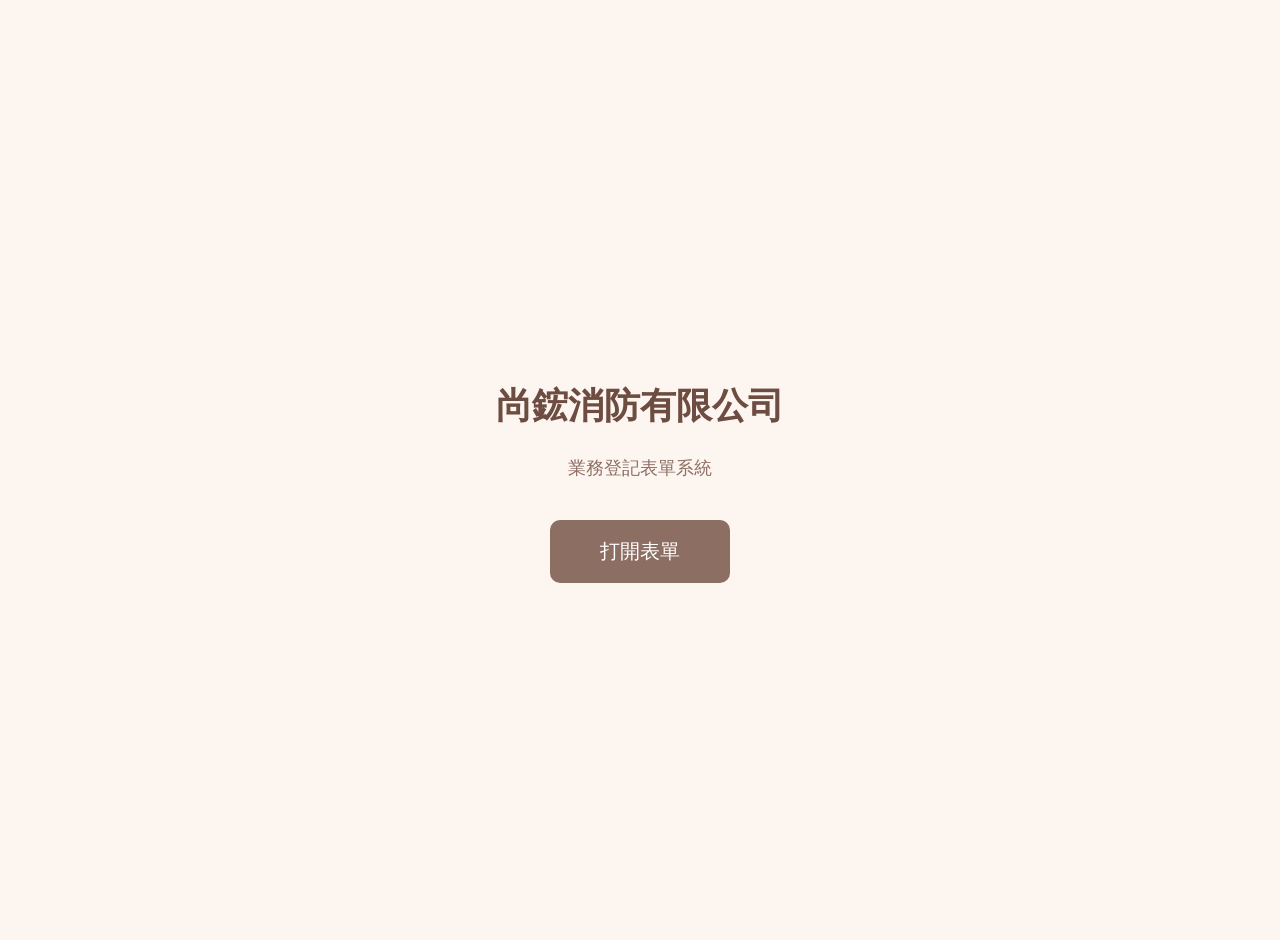
<file: index.html>
<!DOCTYPE html>
<html lang="zh-TW">
<head>
    <meta charset="UTF-8">
    <meta name="viewport" content="width=device-width, initial-scale=1.0">
    <title>尚鋐消防 - 業務登記表單</title>
    <style>
        body {
            font-family: -apple-system, BlinkMacSystemFont, 'Segoe UI', Roboto, sans-serif;
            background: #fdf5f0;
            min-height: 100vh;
            display: flex;
            justify-content: center;
            align-items: center;
            margin: 0;
            padding: 20px;
        }
        .home-container {
            text-align: center;
            padding: 80px 20px;
        }
        .home-container h1 {
            color: #6d4c41;
            font-size: 36px;
            margin-bottom: 25px;
        }
        .home-container p {
            color: #8d6e63;
            font-size: 18px;
            margin-bottom: 40px;
        }
        .home-container a {
            display: inline-block;
            padding: 18px 50px;
            background: #8d6e63;
            color: white;
            text-decoration: none;
            border-radius: 10px;
            font-size: 20px;
            transition: all 0.2s;
        }
        .home-container a:hover {
            background: #6d4c41;
            box-shadow: 0 6px 20px rgba(141, 110, 99, 0.5);
        }
    </style>
</head>
<body>
    <div class="home-container">
        <h1>尚鋐消防有限公司</h1>
        <p>業務登記表單系統</p>
        <a href="form.html">打開表單</a>
    </div>
</body>
</html>
</file>
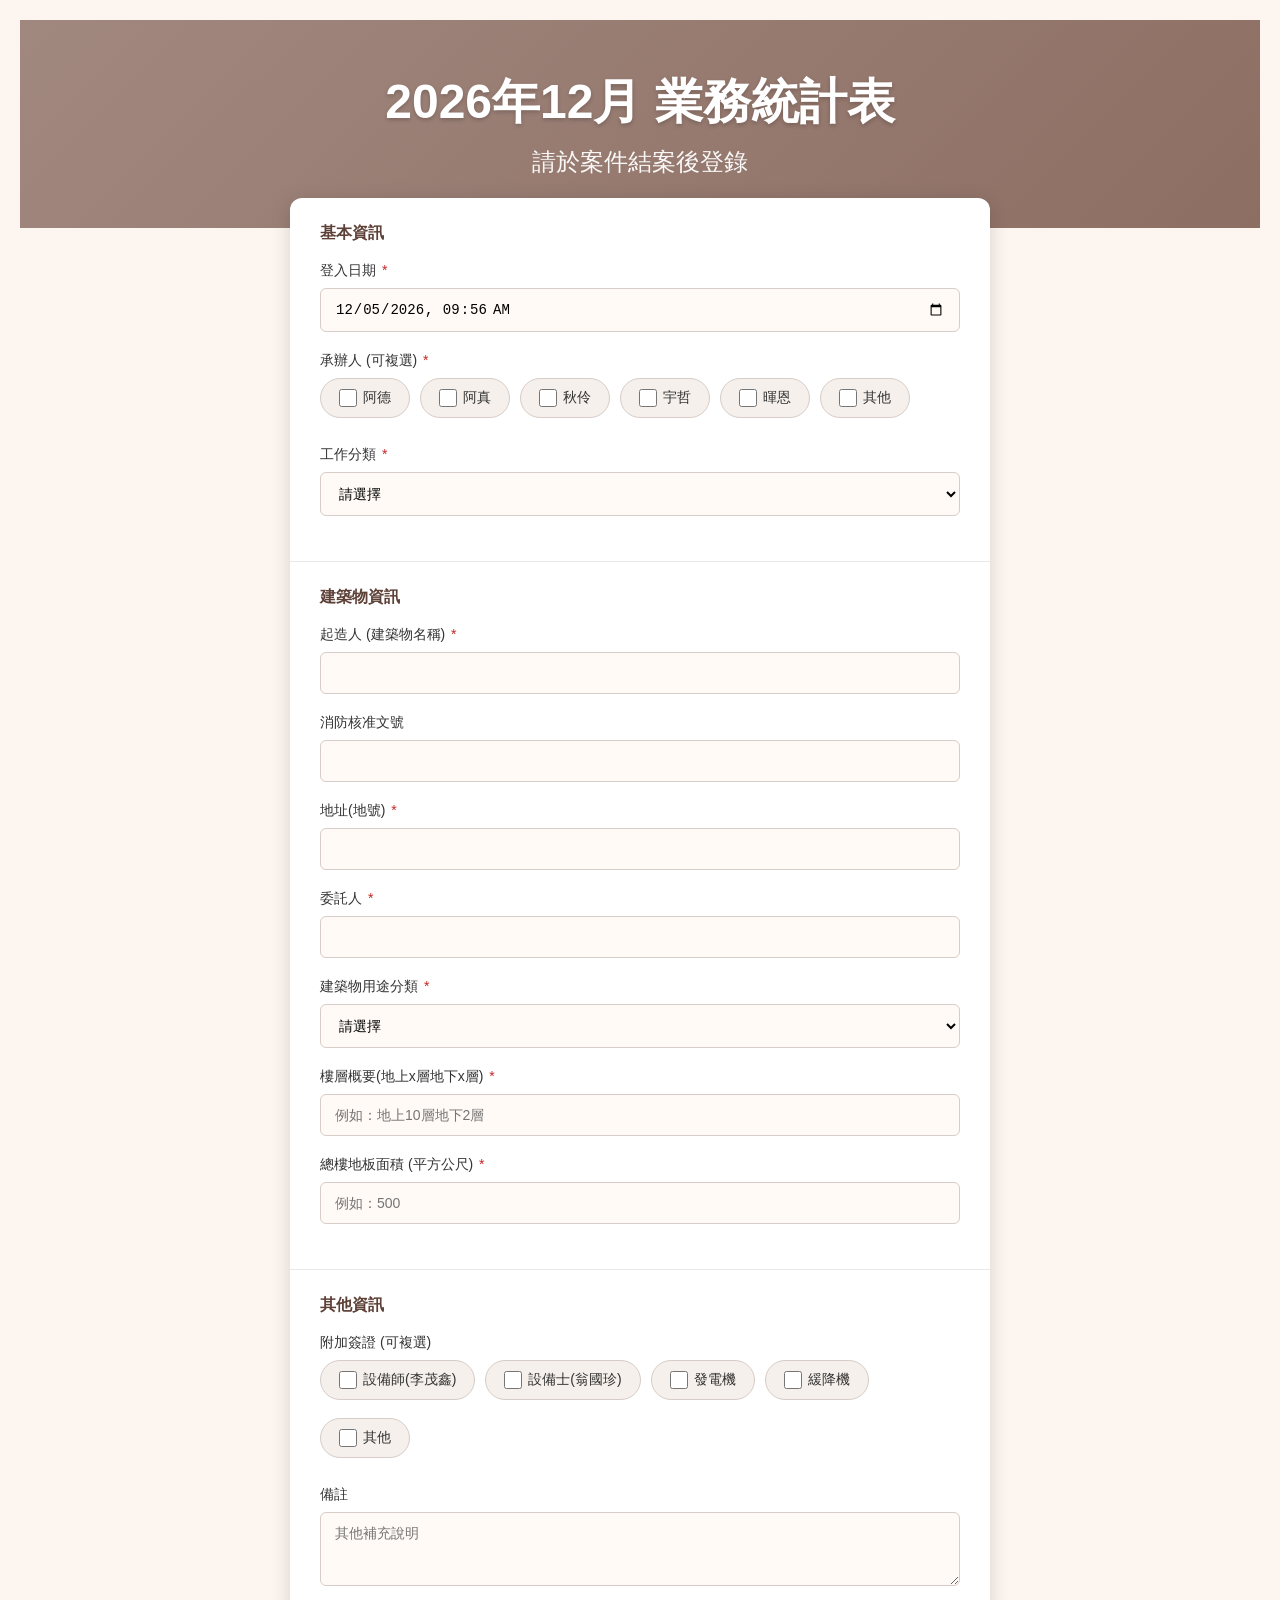
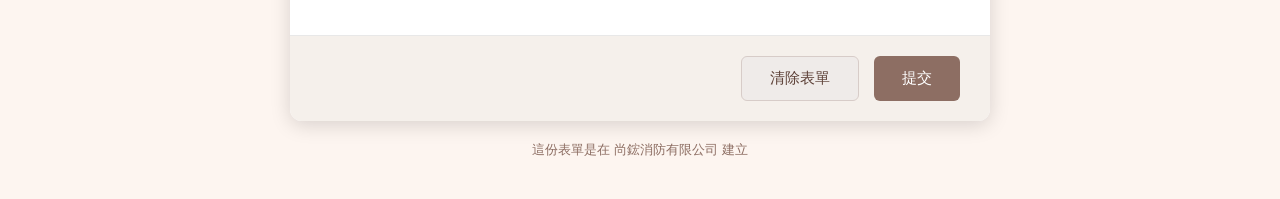
<file: form.html>
<!DOCTYPE html>
<html lang="zh-TW">
<head>
    <meta charset="UTF-8">
    <meta name="viewport" content="width=device-width, initial-scale=1.0">
    <title>尚鋐消防 - 業務統計表</title>
    <link rel="stylesheet" href="styles.css">
</head>
<body>
    <!-- 頂部橫幅 -->
    <header class="header-banner">
        
        <h1 id="formTitle">2026年3月 業務統計表</h1>
        <p class="subtitle">請於案件結案後登錄</p>
    </header>

    <div class="container">
        <form id="businessForm">
            <section class="form-section">
                <h2>基本資訊</h2>
                
                <div class="form-group">
                    <label for="loginDate">登入日期 <span class="required">*</span></label>
                    <input type="datetime-local" id="loginDate" name="loginDate" required>
                </div>

                <div class="form-group">
                    <label>承辦人 (可複選) <span class="required">*</span></label>
                    <div class="checkbox-group">
                        <label><input type="checkbox" name="contactPerson" value="阿德"><span>阿德</span></label>
                        <label><input type="checkbox" name="contactPerson" value="阿真"><span>阿真</span></label>
                        <label><input type="checkbox" name="contactPerson" value="秋伶"><span>秋伶</span></label>
                        <label><input type="checkbox" name="contactPerson" value="宇哲"><span>宇哲</span></label>
                        <label><input type="checkbox" name="contactPerson" value="暉恩"><span>暉恩</span></label>
                        <label><input type="checkbox" name="contactPerson" value="其他"><span>其他</span></label>
                    </div>
                </div>

                <div class="form-group">
                    <label for="workType">工作分類 <span class="required">*</span></label>
                    <select id="workType" name="workType" required>
                        <option value="">請選擇</option>
                        <option value="會審">會審</option>
                        <option value="會勘">會勘</option>
                        <option value="其他">其他</option>
                    </select>
                </div>
            </section>

            <section class="form-section">
                <h2>建築物資訊</h2>

                <div class="form-group">
                    <label for="builder">起造人 (建築物名稱) <span class="required">*</span></label>
                    <input type="text" id="builder" name="builder" required>
                </div>

                <div class="form-group">
                    <label for="firePermit">消防核准文號</label>
                    <input type="text" id="firePermit" name="firePermit">
                </div>

                <div class="form-group">
                    <label for="address">地址(地號) <span class="required">*</span></label>
                    <input type="text" id="address" name="address" required>
                </div>

                <div class="form-group">
                    <label for="client">委託人 <span class="required">*</span></label>
                    <input type="text" id="client" name="client" required>
                </div>

                <div class="form-group">
                    <label for="buildingType">建築物用途分類 <span class="required">*</span></label>
                    <select id="buildingType" name="buildingType" required>
                        <option value="">請選擇</option>
                        <option value="甲類">甲類</option>
                        <option value="乙類">乙類</option>
                        <option value="丙類">丙類</option>
                        <option value="丁類">丁類</option>
                        <option value="複合用途">複合用途</option>
                        <option value="其他">其他</option>
                    </select>
                </div>

                <div class="form-group">
                    <label for="floors">樓層概要(地上x層地下x層) <span class="required">*</span></label>
                    <input type="text" id="floors" name="floors" placeholder="例如：地上10層地下2層" required>
                </div>

                <div class="form-group">
                    <label for="totalArea">總樓地板面積 (平方公尺) <span class="required">*</span></label>
                    <input type="text" id="totalArea" name="totalArea" placeholder="例如：500" required>
                </div>
            </section>

            <section class="form-section">
                <h2>其他資訊</h2>

                <div class="form-group">
                    <label>附加簽證 (可複選)</label>
                    <div class="checkbox-group">
                        <label><input type="checkbox" name="certifications" value="設備師(李茂鑫)"><span>設備師(李茂鑫)</span></label>
                        <label><input type="checkbox" name="certifications" value="設備士(翁國珍)"><span>設備士(翁國珍)</span></label>
                        <label><input type="checkbox" name="certifications" value="發電機"><span>發電機</span></label>
                        <label><input type="checkbox" name="certifications" value="緩降機"><span>緩降機</span></label>
                        <label><input type="checkbox" name="certifications" value="其他"><span>其他</span></label>
                    </div>
                </div>

                <div class="form-group">
                    <label for="notes">備註</label>
                    <textarea id="notes" name="notes" rows="3" placeholder="其他補充說明"></textarea>
                </div>
            </section>

            <div class="form-actions">
                <button type="button" class="btn btn-secondary" onclick="clearForm()">清除表單</button>
                <button type="submit" class="btn btn-primary">提交</button>
            </div>
        </form>

        <div id="result" class="result hidden"></div>
    </div>

    <footer>
        <p>這份表單是在 尚鋐消防有限公司 建立</p>
    </footer>

    <script>
        // Web App URL - Google Apps Script
        const API_URL = "https://script.google.com/macros/s/AKfycbxFTT1TxHpPgp5F7chUisDN13t4HruhSWk2TkeV_hR5c11ewMTedQQ4D3hRr4yTa-lI/exec";

        // 取得台灣時區的現在時間
        function getTaiwanNow() {
            const now = new Date();
            const taiwanOffset = 8 * 60;
            const localOffset = now.getTimezoneOffset();
            const diff = (localOffset + taiwanOffset) * 60 * 1000;
            return new Date(now.getTime() + diff);
        }

        // 初始化標題和日期
        function initForm() {
            const now = getTaiwanNow();
            const year = now.getFullYear();
            const month = now.getMonth() + 1;
            document.getElementById("formTitle").textContent = year + "年" + month + "月 業務統計表";
            
            const pad = (n) => n.toString().padStart(2, '0');
            const formatted = now.getFullYear() + '-' + 
                            pad(now.getMonth() + 1) + '-' + 
                            pad(now.getDate()) + 'T' + 
                            pad(now.getHours()) + ':' + 
                            pad(now.getMinutes());
            document.getElementById('loginDate').value = formatted;
        }

        initForm();

        function clearForm() {
            document.getElementById('businessForm').reset();
            const now = getTaiwanNow();
            const pad = (n) => n.toString().padStart(2, '0');
            const formatted = now.getFullYear() + '-' + 
                            pad(now.getMonth() + 1) + '-' + 
                            pad(now.getDate()) + 'T' + 
                            pad(now.getHours()) + ':' + 
                            pad(now.getMinutes());
            document.getElementById('loginDate').value = formatted;
            document.getElementById('result').classList.add('hidden');
        }

        document.getElementById('businessForm').addEventListener('submit', function(e) {
            e.preventDefault();
            
            const resultDiv = document.getElementById('result');
            const submitBtn = this.querySelector('.btn-primary');
            
            submitBtn.disabled = true;
            submitBtn.textContent = '提交中...';
            
            const formData = new URLSearchParams();
            formData.append('loginDate', document.getElementById('loginDate').value);
            formData.append('contactPerson', Array.from(document.querySelectorAll('input[name="contactPerson"]:checked')).map(cb => cb.value).join(', '));
            formData.append('workType', document.getElementById('workType').value);
            formData.append('builder', document.getElementById('builder').value);
            formData.append('firePermit', document.getElementById('firePermit').value);
            formData.append('address', document.getElementById('address').value);
            formData.append('client', document.getElementById('client').value);
            formData.append('buildingType', document.getElementById('buildingType').value);
            formData.append('floors', document.getElementById('floors').value);
            formData.append('totalArea', document.getElementById('totalArea').value);
            formData.append('certifications', Array.from(document.querySelectorAll('input[name="certifications"]:checked')).map(cb => cb.value).join(', '));
            formData.append('notes', document.getElementById('notes').value);

            fetch(API_URL, {
                method: 'POST',
                body: formData
            })
            .then(response => response.text())
            .then(text => {
                try {
                    const data = JSON.parse(text);
                    if (data.status === 'success') {
                        resultDiv.className = 'result success';
                        resultDiv.textContent = '✅ 資料已成功提交！感謝您的填寫。';
                        resultDiv.classList.remove('hidden');
                        setTimeout(() => { clearForm(); }, 2000);
                    } else {
                        throw new Error(data.message);
                    }
                } catch (err) {
                    if (text.includes('success') || text.includes('已儲存')) {
                        resultDiv.className = 'result success';
                        resultDiv.textContent = '✅ 資料已成功提交！感謝您的填寫。';
                        resultDiv.classList.remove('hidden');
                        setTimeout(() => { clearForm(); }, 2000);
                    } else {
                        throw new Error(err.message);
                    }
                }
            })
            .catch(error => {
                resultDiv.className = 'result error';
                resultDiv.textContent = '❌ 提交失敗：' + error.message;
                resultDiv.classList.remove('hidden');
            })
            .finally(() => {
                submitBtn.disabled = false;
                submitBtn.textContent = '提交';
            });
        });
    </script>
</body>
</html>
</file>
<file: styles.css>
/* 全局樣式 */
* {
    margin: 0;
    padding: 0;
    box-sizing: border-box;
}

body {
    font-family: -apple-system, BlinkMacSystemFont, 'Segoe UI', Roboto, 'Helvetica Neue', Arial, sans-serif;
    background: #fdf5f0;
    min-height: 100vh;
    padding: 20px;
}

/* 頂部橫幅 */
.header-banner {
    background: linear-gradient(135deg, #a1887f 0%, #8d6e63 100%);
    padding: 50px 20px;
    text-align: center;
    color: white;
}

.header-banner .logo {
    max-width: 350px;
    height: auto;
    margin-bottom: 15px;
    background: rgba(255,255,255,0.95);
    padding: 20px;
    border-radius: 16px;
    box-shadow: 0 4px 15px rgba(0,0,0,0.2);
}

.header-banner h1 {
    font-size: 48px;
    font-weight: 600;
    margin-bottom: 12px;
    text-shadow: 0 2px 4px rgba(0,0,0,0.2);
}

.header-banner .subtitle {
    font-size: 24px;
    opacity: 0.95;
}

/* 主容器 */
.container {
    max-width: 700px;
    margin: -30px auto 0;
    background: white;
    border-radius: 12px;
    box-shadow: 0 4px 20px rgba(0, 0, 0, 0.15);
    overflow: hidden;
}

/* 表單區塊 */
.form-section {
    padding: 25px 30px;
    border-bottom: 1px solid #e8e8e8;
}

.form-section:last-child {
    border-bottom: none;
}

.form-section h2 {
    color: #5d4037;
    font-size: 16px;
    margin-bottom: 18px;
    font-weight: 600;
}

/* 表單群組 */
.form-group {
    margin-bottom: 20px;
}

.form-group label {
    display: block;
    margin-bottom: 8px;
    color: #333;
    font-size: 14px;
    font-weight: 500;
}

.form-group label .required {
    color: #c62828;
    margin-left: 2px;
}

.form-group input[type="text"],
.form-group input[type="number"],
.form-group input[type="datetime-local"],
.form-group select,
.form-group textarea {
    width: 100%;
    padding: 12px 14px;
    border: 1px solid #d7ccc8;
    border-radius: 6px;
    font-size: 14px;
    transition: all 0.2s;
    background: #fffaf5;
}

.form-group input:hover,
.form-group select:hover,
.form-group textarea:hover {
    border-color: #a1887f;
}

.form-group input:focus,
.form-group select:focus,
.form-group textarea:focus {
    outline: none;
    border-color: #a1887f;
    box-shadow: 0 0 0 3px rgba(161, 136, 127, 0.25);
}

/* 選擇框群組 */
.checkbox-group {
    display: flex;
    flex-wrap: wrap;
    gap: 10px;
}

.checkbox-group label {
    display: flex;
    align-items: center;
    cursor: pointer;
    padding: 10px 18px;
    background: #f5f0eb;
    border: 1px solid #d7ccc8;
    border-radius: 24px;
    transition: all 0.2s;
    font-size: 14px;
    font-weight: normal;
}

.checkbox-group label:hover {
    background: #efebe9;
    border-color: #a1887f;
}

.checkbox-group input[type="checkbox"] {
    margin-right: 6px;
    width: 18px;
    height: 18px;
    cursor: pointer;
    accent-color: #8d6e63;
}

.checkbox-group input[type="checkbox"]:checked + span {
    font-weight: 500;
}

/* 表單操作區 */
.form-actions {
    padding: 20px 30px;
    background: #f5f0eb;
    display: flex;
    justify-content: flex-end;
    gap: 15px;
}

/* 按鈕樣式 */
.btn {
    padding: 12px 28px;
    border-radius: 6px;
    font-size: 15px;
    font-weight: 500;
    cursor: pointer;
    transition: all 0.2s;
    border: none;
}

.btn-primary {
    background: #8d6e63;
    color: white;
}

.btn-primary:hover {
    background: #6d4c41;
    box-shadow: 0 4px 12px rgba(141, 110, 99, 0.4);
}

.btn-secondary {
    background: #efebe9;
    color: #5d4037;
    border: 1px solid #d7ccc8;
}

.btn-secondary:hover {
    background: #d7ccc8;
}

/* 結果 {
    padding:訊息 */
.result 15px 20px;
    margin: 0 30px 20px;
    border-radius: 6px;
    text-align: center;
    font-size: 14px;
}

.result.success {
    background: #e8f5e9;
    color: #2e7d32;
    border: 1px solid #c8e6c9;
}

.result.error {
    background: #ffebee;
    color: #c62828;
    border: 1px solid #ffcdd2;
}

.hidden {
    display: none;
}

/* Footer */
footer {
    text-align: center;
    padding: 20px;
    color: #8d6e63;
    font-size: 13px;
}

/* 首頁樣式 */
.home-container {
    text-align: center;
    padding: 80px 20px;
}

.home-container h1 {
    color: #6d4c41;
    font-size: 36px;
    margin-bottom: 25px;
}

.home-container p {
    color: #8d6e63;
    font-size: 18px;
    margin-bottom: 40px;
}

.home-container a {
    display: inline-block;
    padding: 18px 50px;
    background: #8d6e63;
    color: white;
    text-decoration: none;
    border-radius: 10px;
    font-size: 20px;
    transition: all 0.2s;
}

.home-container a:hover {
    background: #6d4c41;
    box-shadow: 0 6px 20px rgba(141, 110, 99, 0.5);
}

/* 響應式設計 */
@media (max-width: 600px) {
    body {
        padding: 0;
    }
    
    .header-banner {
        padding: 40px 20px;
    }
    
    .header-banner .logo {
        max-width: 250px;
        padding: 12px;
    }
    
    .header-banner h1 {
        font-size: 36px;
    }
    
    .container {
        margin: 0;
        border-radius: 0;
    }
    
    .form-section {
        padding: 20px;
    }
    
    .form-actions {
        flex-direction: column-reverse;
    }
    
    .btn {
        width: 100%;
    }
}
</file>
